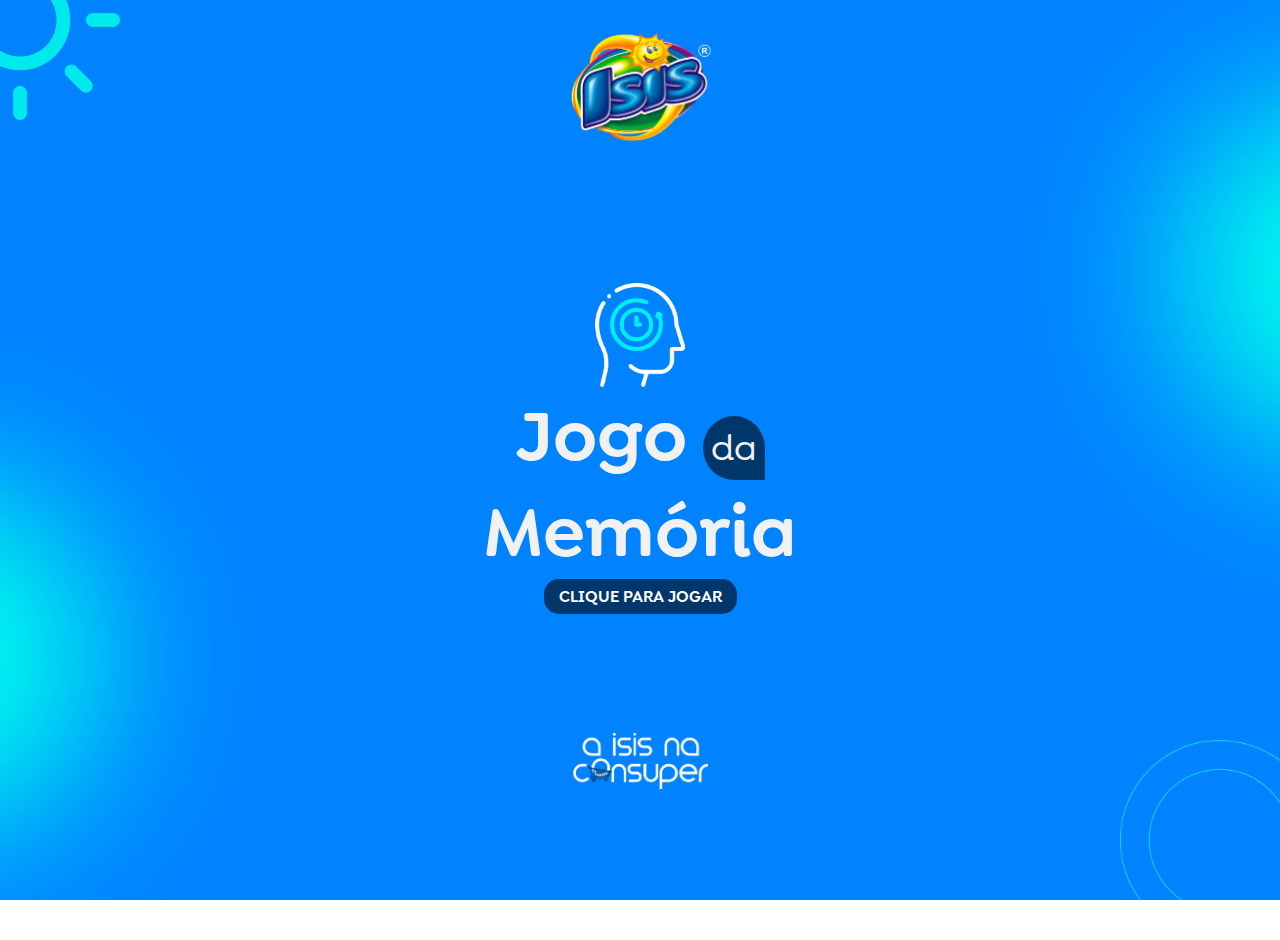
<file: index.html>
<!DOCTYPE html>
<html lang="pt-br">
	<head>
		<meta charset="UTF-8" />
		<meta
			name="viewport"
			content="width=device-width, initial-scale=1.0"
		/>

		<link rel="stylesheet" href="./css/reset.css" />
		<link rel="stylesheet" href="./css/login.css" />
		<link rel="stylesheet" href="./css/elements.css" />

		<script defer src="./js/login.js"></script>
		<link
			rel="shortcut icon"
			href="./images/logo.png"
			type="image/x-icon"
		/>
		<title>Memory Game - ISIS</title>
	</head>

	<body>
		<form class="login-form">
			
			<div class="login__header">
				<img
					src="./images/logo.png"
					alt="Logo da ISIS"
					class="logo_isis"
				/>
				<div class="init-play-memory">
					<img
						src="./images/elementos/ICON.png"
						alt="brain icon"
						class="memory_icon"
					/>
					<div class="div__titulo">
						<h1>Jogo <span>da</span></h1>
						<h1>Memória</h1>
					</div>
					<button type="submit" class="login__button">
						CLIQUE PARA JOGAR
					</button>
				</div>
				<img
					src="./images/elementos/LOGO_CONSUPER.png"
					alt="Imagem do Footer"
					class="footer-img"
				/>
			</div>

			
		</form>
		<img
			src="./images/elementos/SOL.png"
			alt="sol"
			class="sol-img"
		/>
		<img
			src="./images/elementos/ELEMENTO_INFERIOR_DIREITO.png"
			alt="inferior direito"
			class="inferior-direito-img"
		/>

		<div class="blar-direito"></div>
		<div class="blar-esquerdo"></div>
	</body>
</html>
</file>
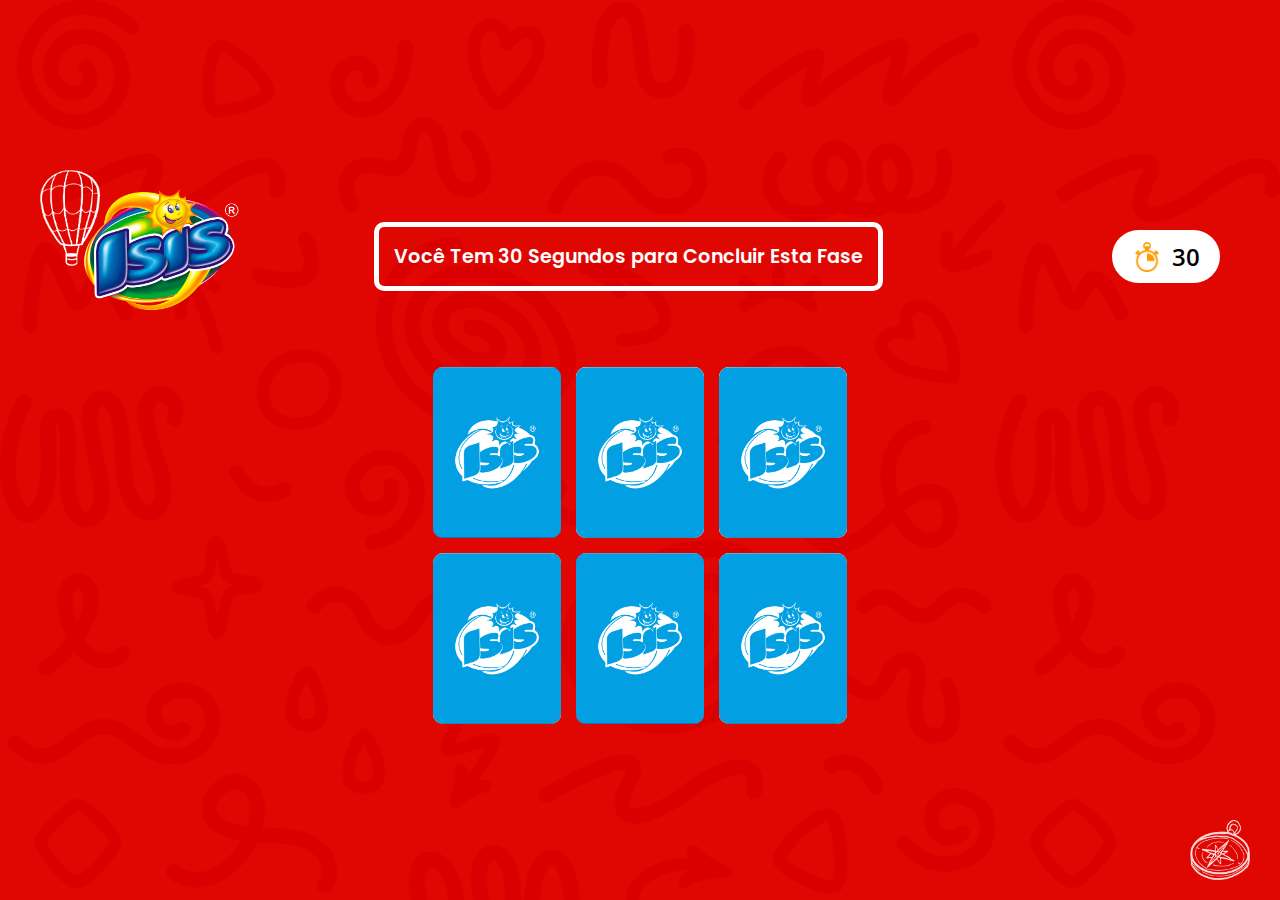
<file: pages/game.html>
<!DOCTYPE html>
<html lang="pt-br">
	<head>
		<meta charset="UTF-8" />
		<meta 
			name="viewport"
			content="width=device-width, initial-scale=1.0"
		/>
		<link rel="stylesheet" href="../css/reset.css" />
		<link rel="stylesheet" href="../css/game.css" />
		<link
			rel="shortcut icon"
			href="./images/logo.png"
			type="image/x-icon"
		/>
 
		<link
			rel="shortcut icon"
			href="./images/logo.png"
			type="image/x-icon"
		/>

		<script defer src="../js/game.js"></script>

		<title>Memory Game - Fase 1</title>
	</head>

	<body>
		<main>
			<header>
				<img
					src="../images/logo.png"
					alt="Logo da Isis"
					class="logo-isis"
				/>
				<span class="alert-time"
					>Você Tem 30 Segundos para Concluir Esta
					Fase</span
				>
				<span class="player"></span>
				<span class="timer-span">
					<img
						src="../images/elementos/crono_icon.png"
						alt="Icone do Cronometro"
						class="crono-icon"
					/>
					<span class="timer">30</span>
				</span>
			</header>

			<div class="grid"></div>
		</main>
		<img
			src="../images/elementos/balao.png"
			alt="balao"
			class="balao"
		/>
		<img
			src="../images/elementos/bussola.png"
			alt="bussola"
			class="bussola"
		/>
	</body>
</html>
</file>
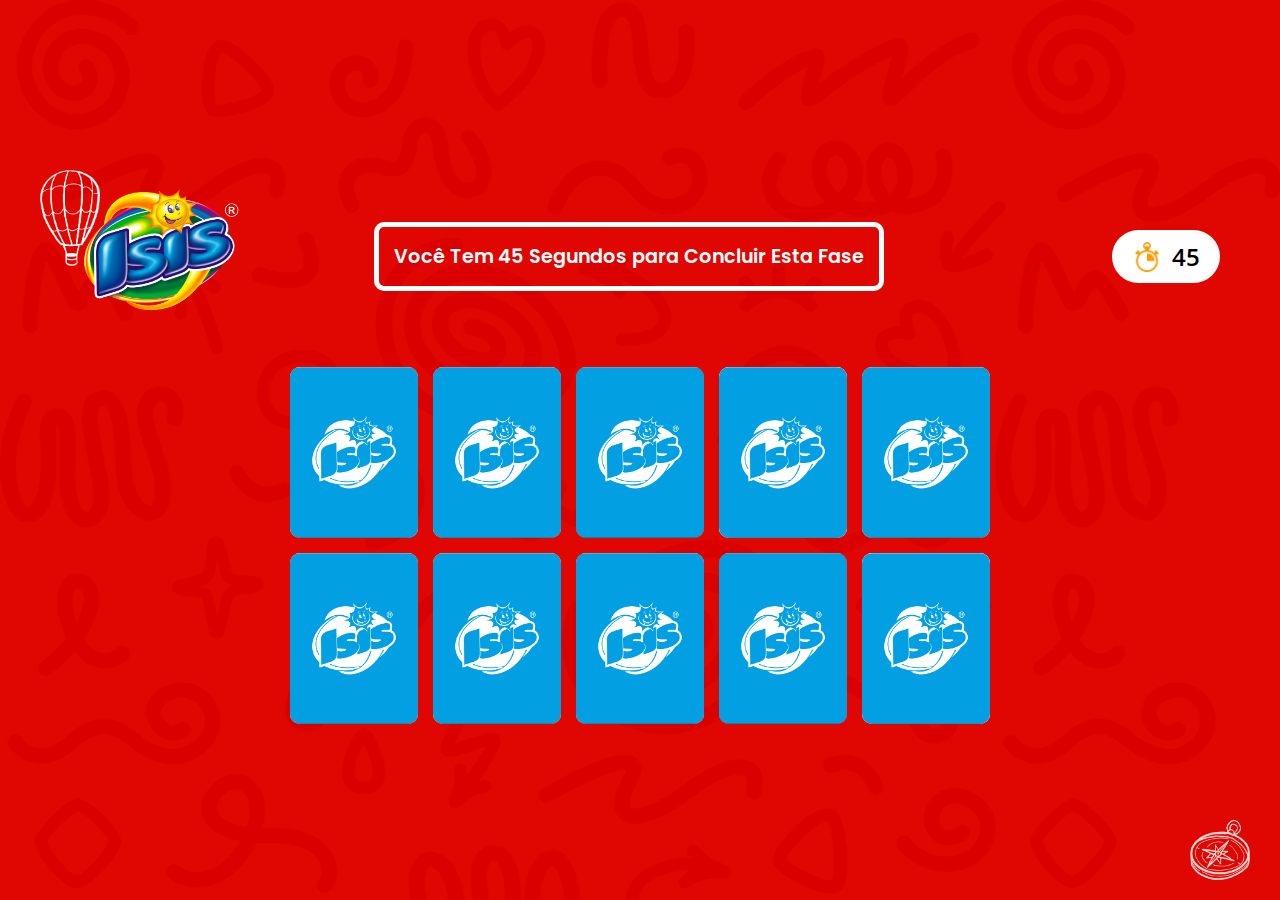
<file: pages/game_fase2.html>
<!DOCTYPE html>
<html lang="pt-br">
	<head>
		<meta charset="UTF-8" />
		<meta
			name="viewport"
			content="width=device-width, initial-scale=1.0" 
		/>
		<link rel="stylesheet" href="../css/reset.css" />
		<link rel="stylesheet" href="../css/game_fase2.css" />
		<link
			rel="shortcut icon"
			href="./images/logo.png"
			type="image/x-icon"
		/>

		<link
			rel="shortcut icon"
			href="./images/logo.png"
			type="image/x-icon"
		/>
		<script defer src="../js/game_fase2.js"></script>

		<title>Memory Game - Fase 2</title>
	</head>
 
	<body>
		<img
			src="../images/elementos/balao.png"
			alt="balao"
			class="balao"
		/>
		<img
			src="../images/elementos/bussola.png"
			alt="bussola"
			class="bussola"
		/>
		<main>
			<header>
				<img
					src="../images/logo.png"
					alt="Logo da Isis"
					class="logo-isis"
				/>
				<span class="alert-time"
					>Você Tem 45 Segundos para Concluir Esta
					Fase</span
				>
				<span class="player"></span>
				<span class="timer-span">
					<img
						src="../images/elementos/crono_icon.png"
						alt="Icone do Cronometro"
						class="crono-icon"
					/>
					<span class="timer">45</span>
				</span>
			</header>

			<div class="grid"></div>
		</main>
		
	</body>
</html>
</file>
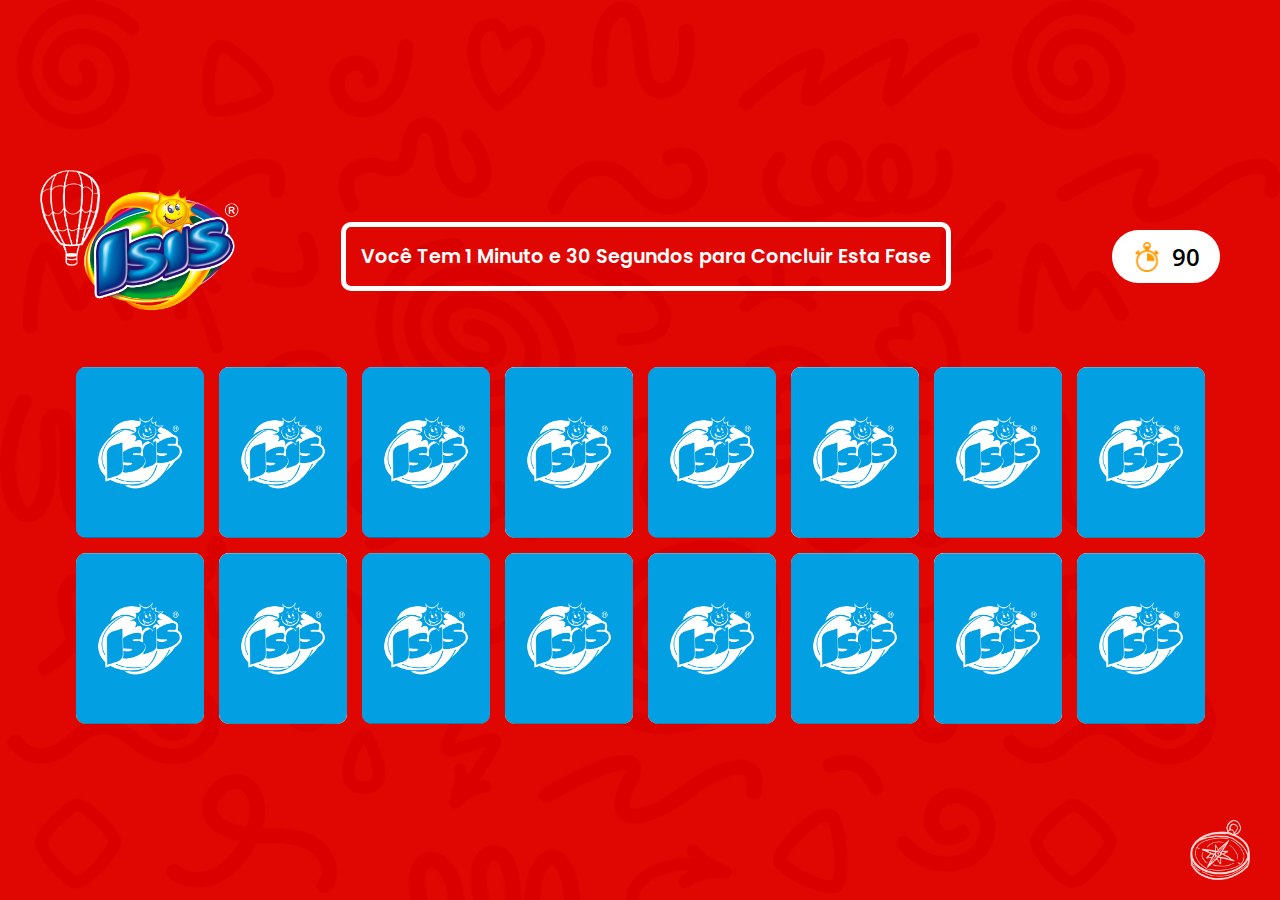
<file: pages/game_fase3.html>
<!DOCTYPE html>
<html lang="pt-br">
	<head>
		<meta charset="UTF-8" />
		<meta
			name="viewport"
			content="width=device-width, initial-scale=1.0"
		/>
		<link rel="stylesheet" href="../css/reset.css" />
		<link rel="stylesheet" href="../css/game_fase3.css" />
		<link
			rel="shortcut icon"
			href="./images/logo.png"
			type="image/x-icon"
		/>

		<link
			rel="shortcut icon"
			href="./images/logo.png"
			type="image/x-icon"
		/>

		<script defer src="../js/game_fase3.js"></script>

		<title>Memory Game - Fase 3</title>
	</head>

	<body>
		<main> 
			<img
				src="../images/elementos/balao.png"
				alt="balao"
				class="balao"
			/>
			<img
				src="../images/elementos/bussola.png"
				alt="bussola"
				class="bussola"
			/>
			<header>
				<img
					src="../images/logo.png"
					alt="Logo da Isis"
					class="logo-isis"
				/>
				<span class="alert-time"
					>Você Tem 1 Minuto e 30 Segundos para Concluir
					Esta Fase</span
				>
				<span class="player"></span>
				<span class="timer-span">
					<img
						src="../images/elementos/crono_icon.png"
						alt="Icone do Cronometro"
						class="crono-icon"
					/>
					<span class="timer">90</span>
				</span>
			</header>

			<div class="grid"></div>
		</main>
		
	</body>
</html>
</file>
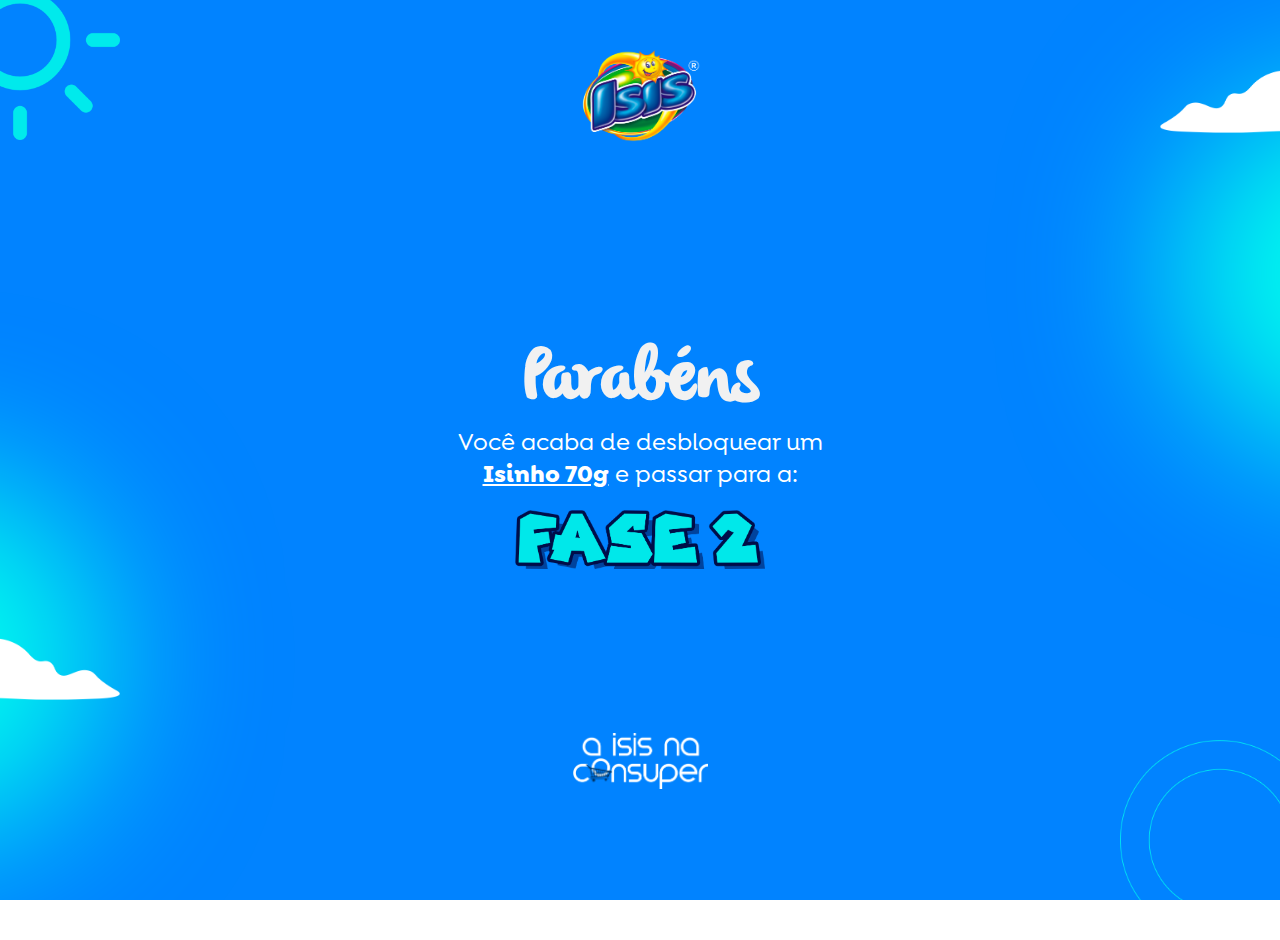
<file: pages/sucesso_fase1.html>
<!DOCTYPE html>
<html lang="pt-br">
	<head>
		<meta charset="UTF-8" />
		<meta
			name="viewport"
			content="width=device-width, initial-scale=1.0"
		/>

		<link rel="stylesheet" href="../css/reset.css" />
		<link rel="stylesheet" href="../css/sucesso_fases.css" />
		<link rel="stylesheet" href="../css/elements.css" />
		<script defer src="../js/sucesso_redirect.js"></script>
		
		<link 
			rel="shortcut icon"
			href="../images/logo.png"
			type="image/x-icon"
		/>
		<title>Memory Game - Sucesso na Fase 1</title>
	</head>

	<body>
		<div class="blar-direito"></div>
		<div class="blar-esquerdo"></div>
		<form class="login-form">
			
			<div class="login__header">
				<img
					src="../images/logo.png"
					alt="Logo da ISIS"
					class="logo_isis"
				/>
                <div class="mensagem-parabens">
					<h1>Parabéns</h1>
					<p>Você acaba de desbloquear um <span>Isinho 70g</span> e passar para a:</p>
                    <img src="../images/elementos/fase2.png" alt="Fase 2">
				</div>
				<img
					src="../images/elementos/LOGO_CONSUPER.png"
					alt="Imagem do Footer"
					class="footer-img"
				/>
			</div>
			
		</form>
		<img
			src="../images/elementos/SOL.png"
			alt="sol"
			class="sol-img"
		/>
		<img
			src="../images/elementos/ELEMENTO_INFERIOR_DIREITO.png"
			alt="inferior direito"
			class="inferior-direito-img"
		/>
		<img
			src="../images/elementos/NUVEM_1.png"
			alt="Nuvem"
			class="nuvem-esquerda-img"
		/>
		<img
			src="../images/elementos/NUVEM_2.png"
			alt="Nuvem direito"
			class="nuvem-direito-img"
		/>

		
	</body>
</html>
</file>
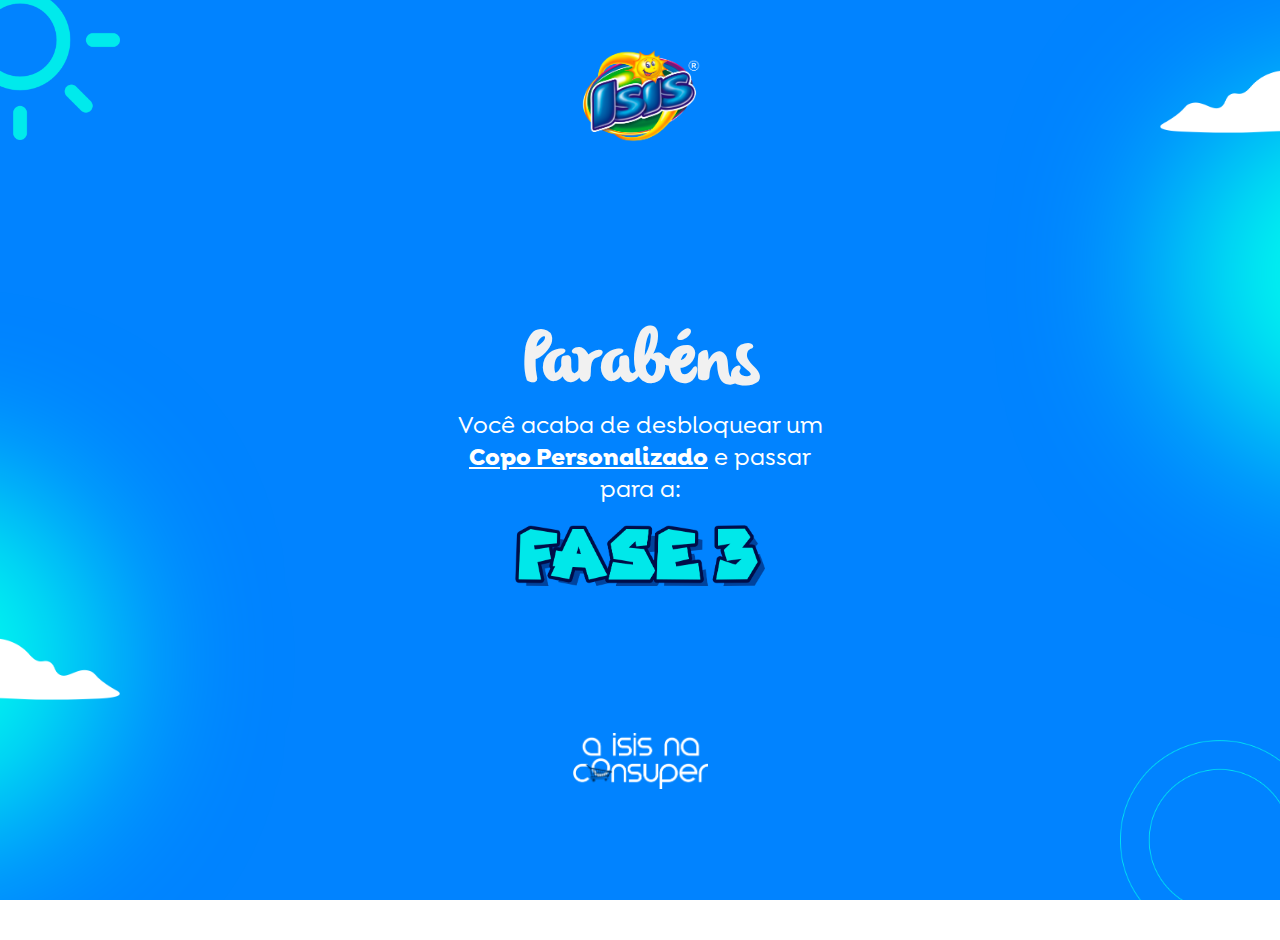
<file: pages/sucesso_fase2.html>
<body><!DOCTYPE html>
	<html lang="pt-br">
		<head>
			<meta charset="UTF-8" />
			<meta
				name="viewport"
				content="width=device-width, initial-scale=1.0"
			/>
	
			<link rel="stylesheet" href="../css/reset.css" />
			<link rel="stylesheet" href="../css/sucesso_fases.css" />
			<link rel="stylesheet" href="../css/elements.css" />
			<script defer src="../js/sucesso_redirect.js"></script>
			
			<link
				rel="shortcut icon" 
				href="../images/logo.png"
				type="image/x-icon"
			/>
			<title>Memory Game - Sucesso na Fase 2</title>
		</head>
	
		<body>
			<div class="blar-direito"></div>
			<div class="blar-esquerdo"></div>
			<form class="login-form">
				
				<div class="login__header">
					<img
						src="../images/logo.png"
						alt="Logo da ISIS"
						class="logo_isis"
					/>
					<div class="mensagem-parabens">
						<h1>Parabéns</h1>
						<p>Você acaba de desbloquear um <span>Copo Personalizado</span> e passar para a:</p>
						<img src="../images/elementos/fase3.png" alt="Fase 2">
					</div>
					<img
						src="../images/elementos/LOGO_CONSUPER.png"
						alt="Imagem do Footer"
						class="footer-img"
					/>
				</div>
				
			</form>
			<img
				src="../images/elementos/SOL.png"
				alt="sol"
				class="sol-img"
			/>
			<img
				src="../images/elementos/ELEMENTO_INFERIOR_DIREITO.png"
				alt="inferior direito"
				class="inferior-direito-img"
			/>
			<img
				src="../images/elementos/NUVEM_1.png"
				alt="Nuvem"
				class="nuvem-esquerda-img"
			/>
			<img
				src="../images/elementos/NUVEM_2.png"
				alt="Nuvem direito"
				class="nuvem-direito-img"
			/>
	
			
		</body>
	</html>
</file>
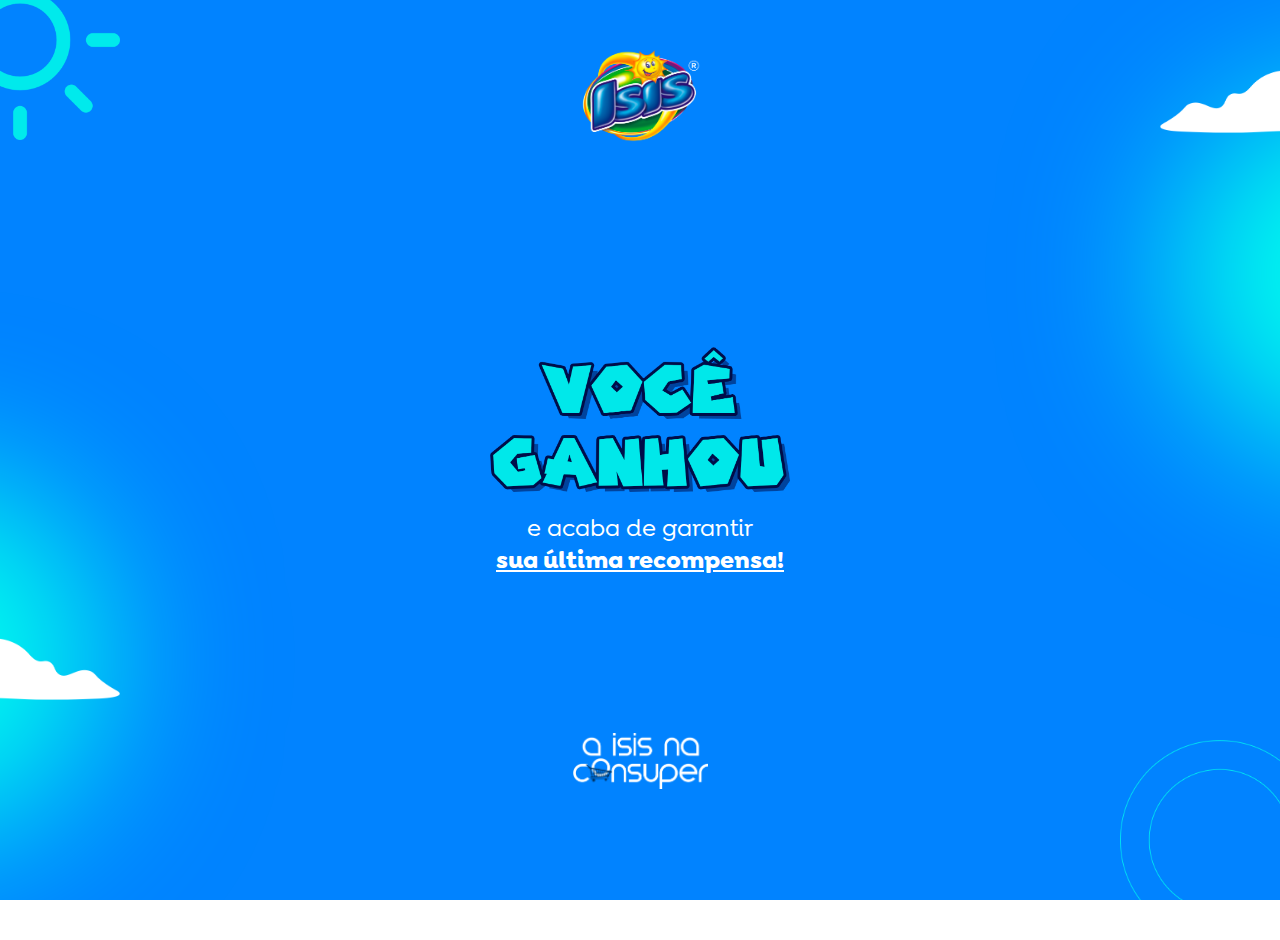
<file: pages/tela_vitoria.html>
<!DOCTYPE html>
<html lang="pt-br">
	<head>
		<meta charset="UTF-8" />
		<meta
			name="viewport"
			content="width=device-width, initial-scale=1.0"
		/>

		<link rel="stylesheet" href="../css/reset.css" />
		<link rel="stylesheet" href="../css/sucesso_fases.css" />
        <link rel="stylesheet" href="../css/tela_vitoria.css">
		<link rel="stylesheet" href="../css/elements.css" />
		<script defer src="../js/sucesso_redirect.js"></script>


		<link
			rel="shortcut icon"
			href="../images/logo.png"
			type="image/x-icon"
		/>
		<title>Memory Game - Vitória!</title> 
	</head>

	<body>
		<div class="blar-direito"></div>
		<div class="blar-esquerdo"></div>
		<form class="login-form">
			<div class="login__header">
                <!-- <img src="../images/nuvem.png" alt="Icone Nuvem" class="nuvem"> -->
				<img
					src="../images/logo.png"
					alt="Logo da ISIS"
					class="logo_isis"
				/>
                <div class="mensagem-parabens">
                    <img src="../images/elementos/VOCÊ_GANHOU.png" alt="Voce" class="voce-img">
                    
					<p>e acaba de garantir <br><span>sua última recompensa!</span></p>
                    
                    
				</div>
			<img
				src="../images/elementos/LOGO_CONSUPER.png"
				alt="Imagem do Footer"
				class="footer-img"
			/>
		</form>
		<img
			src="../images/elementos/SOL.png"
			alt="sol"
			class="sol-img"
		/>
		<img
			src="../images/elementos/ELEMENTO_INFERIOR_DIREITO.png"
			alt="inferior direito"
			class="inferior-direito-img"
		/>
		<img
			src="../images/elementos/NUVEM_1.png"
			alt="Nuvem"
			class="nuvem-esquerda-img"
		/>
		<img
			src="../images/elementos/NUVEM_2.png"
			alt="Nuvem direito"
			class="nuvem-direito-img"
		/>
	</body>
</html>
</file>
<file: css/login.css>
@import url(fonts.css);


.login-form {
	height: calc(100vh - 91px);
	min-height: 100%;
	display: flex;
	flex-direction: column;
	align-items: center;
	background-color: #0183ff;
	padding: 20px;
}

.login__header { 
	height: calc(100% - 91px);
	display: flex;
	align-items: center;
	justify-content: space-between;
	flex-direction: column;
}

.init-play-memory {
	display: flex;
	align-items: center;
	justify-content: space-between;
	flex-direction: column;
}

.logo_isis {
	width: 20vh;
}

.memory_icon {
	width: 10vh;
	margin: 0;
}

.login__header h1 {
	color: rgb(241, 241, 241);
	font-size: 8vh;
	font-family: "Glodplay Alt SemiBold";
}

.login__header h1 span {
	background-color: #00376A;
	padding: 8px;
	border-radius: 100% 100% 0% 100%;
	font-size: 0.5em;
	font-family: "Glodplay Alt Medium";
	font-weight: 400;
	margin: 0 auto;
}

.div__titulo {
	display: flex;
	align-items: center;
	justify-content: center;
	flex-direction: column;
}

.login__input {
	border: 2px solid #333;
	border-radius: 15px;
	color: #333;
	font-size: 1em;
	margin-bottom: 15px;
	max-width: 300px;
	outline: none;
	padding: 10px;
	padding-left: 15px;
	width: 100%;
	font-family: "Poppins", Arial;
	font-weight: 600;
}

.login__button {
	background-color: #00376A;
	border: none;
	border-radius: 15px;
	color: #fff;
	cursor: pointer;
	font-size: 1em;
	max-width: 300px;
	padding: 15px;
	height: 35px;
	display: flex;
	align-items: center;
	justify-content: center;
	font-weight: 600;
	font-family: "Glodplay Alt SemiBold";
}

.login__button:disabled {
	background-color: #eee;
	border: 2px solid #969595;
	color: #aaa;
	cursor: auto;
}


@media screen and (max-width: 920px) {
	.memory_icon {
		width: 9vh;
	}

	.login__header h1 {
		font-size: 7vh;
	}
}
</file>
<file: css/elements.css>
.footer-img {
	width: 15vh;
}


.sol-img {
	position: absolute;
	top: -80px; 
	left: -80px; 
	width: 200px;
}


.inferior-direito-img {
	position: absolute;
	bottom: -40px; 
	right: -40px; 
	width: 200px;
}


.blar-direito {
	background-color: #00ffee;
	box-shadow: 0 0 50px  #00ffee;
	filter: blur(80px);
	border-radius: 100%;
	position: absolute;
	top: 100px; 
	right: -250px; 
	width: calc(100vh/2.6);
	height: calc(100vh/2.6);
	
}

.blar-esquerdo {
	background-color: #08adfa;
	background-color: #00ffee;
	box-shadow: 0 0 50px  #00ffee;
	filter: blur(80px);
	border-radius: 100%;
	position: absolute;
	bottom: 70px; 
	left: -250px; 
	width: calc(100vh/2.6);
	height: calc(100vh/2.6);
}


.nuvem-esquerda-img {
	position: absolute;
	bottom: 200px; 
	left: -80px; 
	width: 200px;
}


.nuvem-direito-img {
	position: absolute;
	top: 50px; 
	right: -80px; 
	width: 200px;
}
</file>
<file: css/game.css>
main {
	display: flex;
	flex-direction: column;
	width: 100%;
	/* background-image: url("../images/bg.png"); */
	/* background-size: cover; */
	background-color: #e00702;
	background-image: url("../images/elementos/TEXTURA_ISINHO.png");
	background-repeat: no-repeat, repeat-x;
	background-position: top right, center;
	min-height: 100vh;
	align-items: center;
	justify-content: center;
	background-size: cover;
}

header {
	display: flex;
	align-items: center;
	justify-content: space-between;
	/* background-color: rgba(255, 255, 255, 0.8); */
	font-size: 1.2em;
	width: 100%;
	max-width: 1200px;
	padding: 0;
	margin: 0 0 30px;
	border-radius: 5px;
}

.alert-time {
	color: white;
	border: white 5px solid;
	padding: 15px;
	border-radius: 10px;
	font-weight: 600;
	font-family: "Poppins";
}

.player {
	visibility: hidden;
}

.timer-span {
	background-color: white;
	border-radius: 50px 0px 0px 50px;
	padding: 10px 20px 10px 20px;
	display: flex;
	flex-direction: row;
	justify-content: center;
	align-items: center;
	gap: 10px;
}

.timer {
	padding-right: 100px;
	font-weight: 600;
	font-size: 1.5rem;
}

.crono-icon {
	width: 30px;
}

header img {
	width: 200px;
}

.grid {
	display: grid;
	grid-template-columns: repeat(3, 20%);
	gap: 15px;
	width: 100%;
	/* width: 20vw; */
	max-width: 1200px;
	margin: 0 auto;
	justify-items: center;
	justify-content: center;
}

.card {
	aspect-ratio: 3/4;
	width: 100%;
	border-radius: 10px;
	position: relative;
	max-width: 300px;
	transition: all 400ms ease;
	transform-style: preserve-3d;
	background-color: #ccc;
}

.face {
	width: 100%;
	height: 100%;
	position: absolute;
	background-size: cover;
	background-position: center;
	/* border: 5px solid #00b5cc; */
	border-radius: 10px;
	transition: all 400ms ease;
}

.front {
	transform: rotateY(180deg);
}

.back {
	background-image: url("../images/cartas/back.png");
	backface-visibility: hidden;
}

.reveal-card {
	transform: rotateY(180deg);
}

.disabled-card {
	filter: saturate(0);
	opacity: 0.5;
}


.balao{
	position: absolute;
	top: 170px;
	right: calc(100vw - 100px);
	width: 60px;
}


.bussola{
	position: absolute;
	bottom:20px;
	left: calc(100vw - 90px);
	width: 60px;
}



@media (orientation: landscape) {
    header {
		padding: 0 20px;
	}

	.timer-span {
		border-radius: 50px;
	}

	.timer {
		padding-right: 0;
	}

	.grid {
		
		grid-template-columns: repeat(3, 10vw) !important;
	}
}
@media (orientation: portrait) {
    .balao{
		top: 170px;
		left: -20px;
	}

	.bussola{
		bottom: -20px;
		right: -20px;
	}

	.timer {
		font-weight: 600;
		font-size: 2.5rem;
	}
	header {
		align-items: center;
	}

	header img {
		margin-left: 40px;
		width: 120px;
	}
	.alert-time {
		visibility: hidden;
		width: 0;
		height: 0;
	}
	
	.grid {
		
		grid-template-columns: repeat(2, 17vh) !important;
	}
}
</file>
<file: css/game_fase2.css>
main {
	display: flex;
	flex-direction: column;
	width: 100%;
	/* background-image: url("../images/bg.png"); */
	/* background-size: cover; */
	background-color: #e00702;
	background-image: url("../images/elementos/TEXTURA_ISINHO.png");
	background-repeat: no-repeat, repeat-x;
	background-position: top right, center;
	min-height: 100vh;
	align-items: center;
	justify-content: center;
	background-size: cover;
}

header {
	display: flex;
	align-items: center;
	justify-content: space-between;
	/* background-color: rgba(255, 255, 255, 0.8); */
	font-size: 1.2em;
	width: 100%;
	max-width: 1200px;
	padding: 0;
	margin: 0 0 30px;
	border-radius: 5px;
}

.alert-time {
	color: white;
	border: white 5px solid;
	padding: 15px;
	border-radius: 10px;
	font-weight: 600;
	font-family: "Poppins";
}

.player {
	visibility: hidden;
}

.timer-span {
	background-color: white;
	border-radius: 50px 0px 0px 50px;
	padding: 10px 20px 10px 20px;
	display: flex;
	flex-direction: row;
	justify-content: center;
	align-items: center;
	gap: 10px;
}

.timer {
	padding-right: 100px;
	font-weight: 600;
	font-size: 1.5rem;
}

.crono-icon {
	width: 30px;
}

header img {
	width: 200px;
}

.grid {
	display: grid;
	grid-template-columns: repeat(3, 20%);
	gap: 15px;
	width: 100%;
	/* width: 20vw; */
	max-width: 1200px;
	margin: 0 auto;
	justify-items: center;
	justify-content: center;
}

.card {
	aspect-ratio: 3/4;
	width: 100%;
	border-radius: 10px;
	position: relative;
	max-width: 300px;
	transition: all 400ms ease;
	transform-style: preserve-3d;
	background-color: #ccc;
}

.face {
	width: 100%;
	height: 100%;
	position: absolute;
	background-size: cover;
	background-position: center;
	/* border: 5px solid #00b5cc; */
	border-radius: 10px;
	transition: all 400ms ease;
}

.front {
	transform: rotateY(180deg);
}

.back {
	background-image: url("../images/cartas/back.png");
	backface-visibility: hidden;
}

.reveal-card {
	transform: rotateY(180deg);
}

.disabled-card {
	filter: saturate(0);
	opacity: 0.5;
}


.balao{
	position: absolute;
	top: 170px;
	right: calc(100vw - 100px);
	width: 60px;
}


.bussola{
	position: absolute;
	bottom:20px;
	left: calc(100vw - 90px);
	width: 60px;
}



@media (orientation: landscape) {
    header {
		padding: 0 20px;
	}

	.timer-span {
		border-radius: 50px;
	}

	.timer {
		padding-right: 0;
	}

	.grid {
		
		grid-template-columns: repeat(5, 10vw) !important;
	}
}
@media (orientation: portrait) {
    .balao{
		top: 170px;
		left: -20px;
	}

	.bussola{
		bottom: -20px;
		right: -20px;
	}

	.timer {
		font-weight: 600;
		font-size: 2.5rem;
	}
	header {
		align-items: center;
	}

	header img {
		margin-left: 40px;
		width: 120px;
	}
	.alert-time {
		visibility: hidden;
		width: 0;
		height: 0;
	}
	
	.grid {
		grid-template-columns: repeat(3, 12vh) !important;
	}
}
</file>
<file: css/game_fase3.css>
main {
	display: flex;
	flex-direction: column;
	width: 100%;
	/* background-image: url("../images/bg.png"); */
	/* background-size: cover; */
	background-color: #e00702;
	background-image: url("../images/elementos/TEXTURA_ISINHO.png");
	background-repeat: no-repeat, repeat-x;
	background-position: top right, center;
	min-height: 100vh;
	align-items: center;
	justify-content: center;
	background-size: cover;
}

header {
	display: flex;
	align-items: center;
	justify-content: space-between;
	/* background-color: rgba(255, 255, 255, 0.8); */
	font-size: 1.2em;
	width: 100%;
	max-width: 1200px;
	padding: 0;
	margin: 0 0 30px;
	border-radius: 5px;
}

.alert-time {
	color: white;
	border: white 5px solid;
	padding: 15px;
	border-radius: 10px;
	font-weight: 600;
	font-family: "Poppins";
}

.player {
	visibility: hidden;
}

.timer-span {
	background-color: white;
	border-radius: 50px 0px 0px 50px;
	padding: 10px 20px 10px 20px;
	display: flex;
	flex-direction: row;
	justify-content: center;
	align-items: center;
	gap: 10px;
}

.timer {
	padding-right: 100px;
	font-weight: 600;
	font-size: 1.5rem;
}

.crono-icon {
	width: 30px;
}

header img {
	width: 200px;
}

.grid {
	display: grid;
	grid-template-columns: repeat(3, 20%);
	gap: 15px;
	width: 100%;
	/* width: 20vw; */
	max-width: 1200px;
	margin: 0 auto;
	justify-items: center;
	justify-content: center;
}

.card {
	aspect-ratio: 3/4;
	width: 100%;
	border-radius: 10px;
	position: relative;
	max-width: 300px;
	transition: all 400ms ease;
	transform-style: preserve-3d;
	background-color: #ccc;
}

.face {
	width: 100%;
	height: 100%;
	position: absolute;
	background-size: cover;
	background-position: center;
	/* border: 5px solid #00b5cc; */
	border-radius: 10px;
	transition: all 400ms ease;
}

.front {
	transform: rotateY(180deg);
}

.back {
	background-image: url("../images/cartas/back.png");
	backface-visibility: hidden;
}

.reveal-card {
	transform: rotateY(180deg);
}

.disabled-card {
	filter: saturate(0);
	opacity: 0.5;
}


.balao{
	position: absolute;
	top: 170px;
	right: calc(100vw - 100px);
	width: 60px;
}


.bussola{
	position: absolute;
	bottom:20px;
	left: calc(100vw - 90px);
	width: 60px;
}



@media (orientation: landscape) {
    header {
		padding: 0 20px;
	}

	.timer-span {
		border-radius: 50px;
	}

	.timer {
		padding-right: 0;
	}

	.grid {
		
		grid-template-columns: repeat(8, 10vw) !important;
	}
}
@media (orientation: portrait) {
    .balao{
		top: 170px;
		left: -20px;
	}

	.bussola{
		bottom: -20px;
		right: -20px;
	}

	.timer {
		font-weight: 600;
		font-size: 2.5rem;
	}
	header {
		align-items: center;
	}

	header img {
		margin-left: 40px;
		width: 120px;
	}
	.alert-time {
		visibility: hidden;
		width: 0;
		height: 0;
	}
	
	.grid {
		grid-template-columns: repeat(4, 9vh) !important;
	}
}
</file>
<file: css/sucesso_fases.css>
@import url(fonts.css);

.login-form {
	height: calc(100vh - 91px);
	min-height: 100%;
	display: flex;
	flex-direction: column;
	align-items: center;
	background-color: #0183ff;
	padding: 20px;
}

.login__header {
	height: calc(100% - 91px);
	display: flex;
	align-items: center;
	justify-content: space-between;
	flex-direction: column;
}

.logo_isis {
	width: 150px;
}

.login__header h1 {
	color: rgb(241, 241, 241);
	font-size: 3.5em;
	font-family: "Pacifico";
}

/* .login__header h1 span {
	background-color: rgb(255, 59, 59);
	padding: 8px;
	border-radius: 100%;
	font-size: 0.5em;
	font-family: "Ubuntu";
	font-weight: 400;
	margin: 0 auto;
}

.div__titulo {
	display: flex;
	align-items: center;
	justify-content: center;
	flex-direction: column;
}

.login__input {
	border: 2px solid #333;
	border-radius: 15px;
	color: #333;
	font-size: 1em;
	margin-bottom: 15px;
	max-width: 300px;
	outline: none;
	padding: 10px;
	padding-left: 15px;
	width: 100%;
	font-family: "Poppins", Arial;
	font-weight: 600;
}

.login__button {
	background-color: #0273c9;
	border: none;
	border-radius: 15px;
	color: #fff;
	cursor: pointer;
	font-size: 1em;
	max-width: 300px;
	padding: 15px;
	width: 100%;
	height: 35px;
	display: flex;
	align-items: center;
	justify-content: center;
	font-weight: 600;
}

.login__button:disabled {
	background-color: #eee;
	border: 2px solid #969595;
	color: #aaa;
	cursor: auto;
} */

.mensagem-parabens {
	display: flex;
	justify-content: center;
	align-items: center;
	flex-direction: column;
	color: white;
}

.mensagem-parabens h1{
	font-family: "Olivier Demo";
	font-size: 4.5rem;
}

.mensagem-parabens p {
	font-family: "Glodplay Alt Medium";
	font-size: 1.5rem;
	width: 370px;
	text-align: center;
}

.mensagem-parabens p  span {
	text-decoration: underline white;
	font-family: "Glodplay Alt Bold";
}

.mensagem-parabens span {
	font-weight: 600;
}

.mensagem-parabens {
	margin-top: 30px;
}

img {
	margin-top: 20px;
	width: 250px;
}

.footer-img {
	width: 150px;
}
</file>
<file: css/tela_vitoria.css>
.voce-img {
	width: 300px;
	margin-bottom: 20px;
}
</file>
